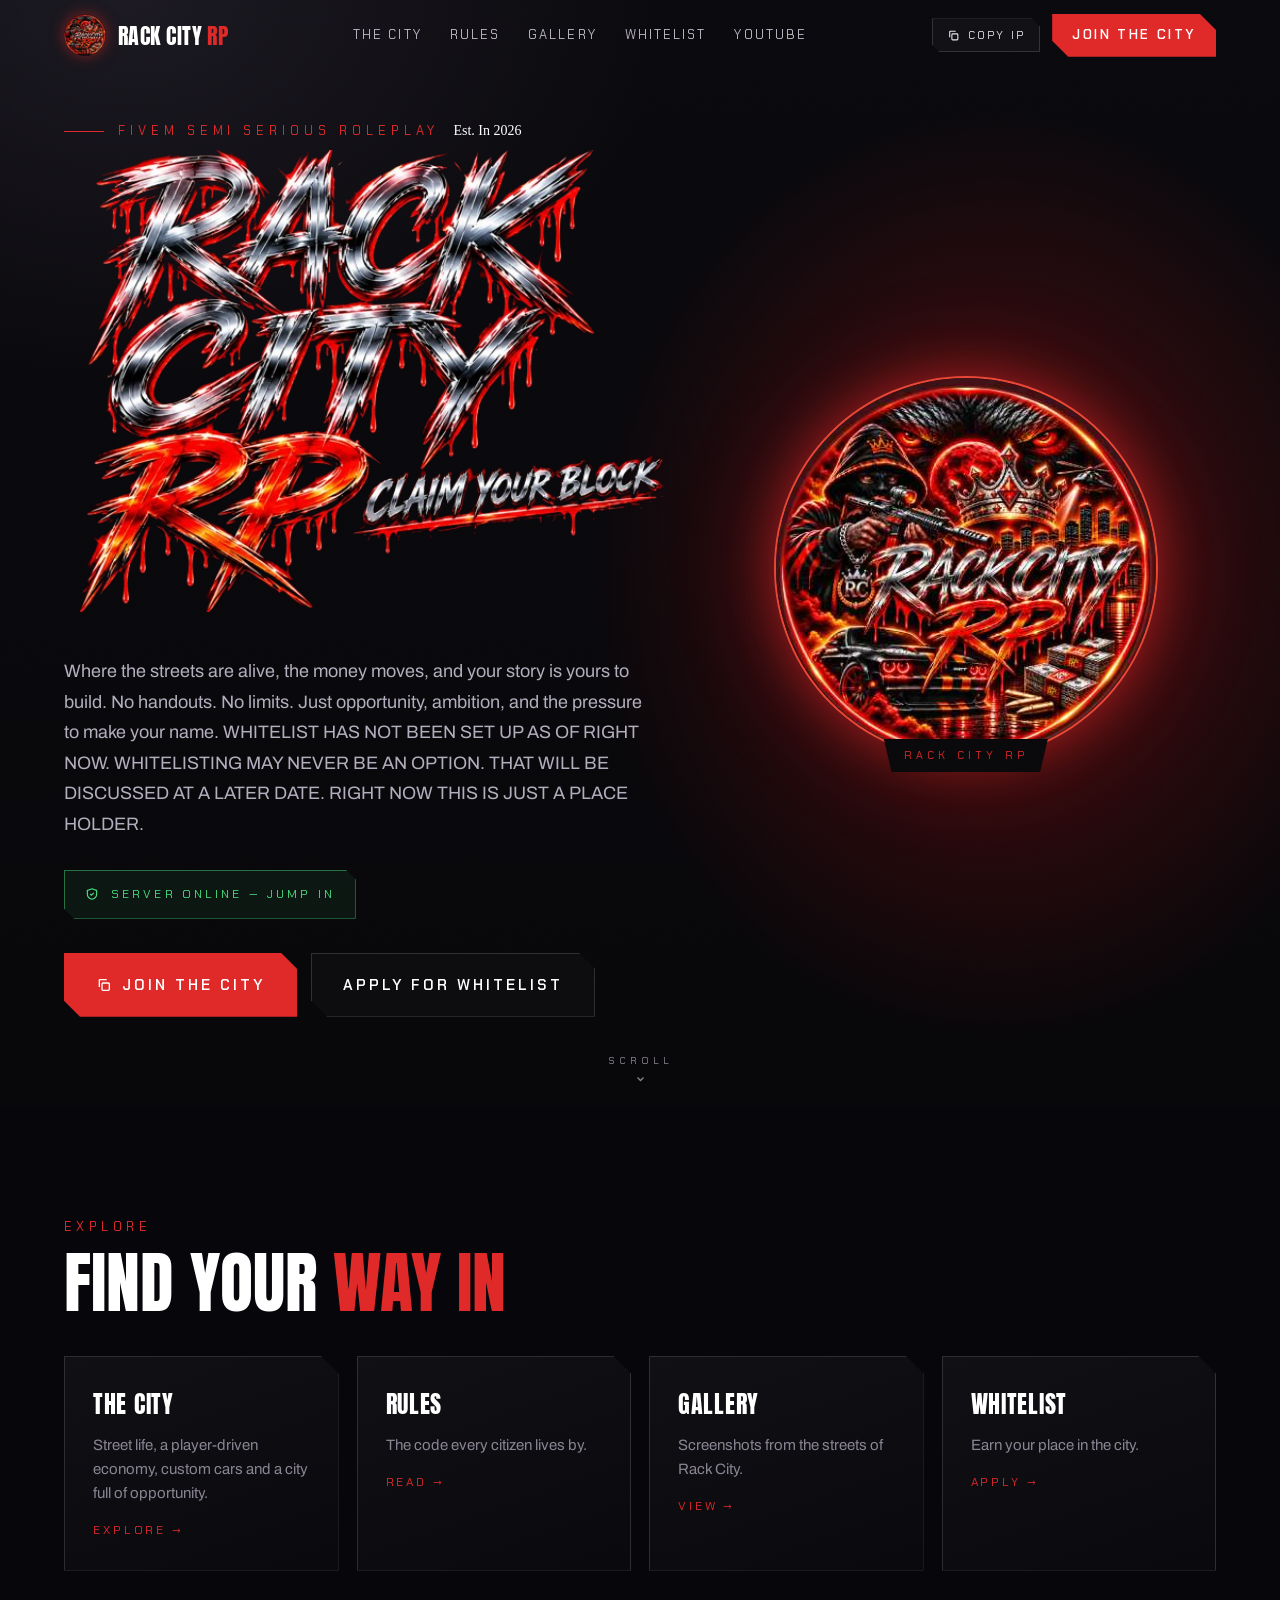
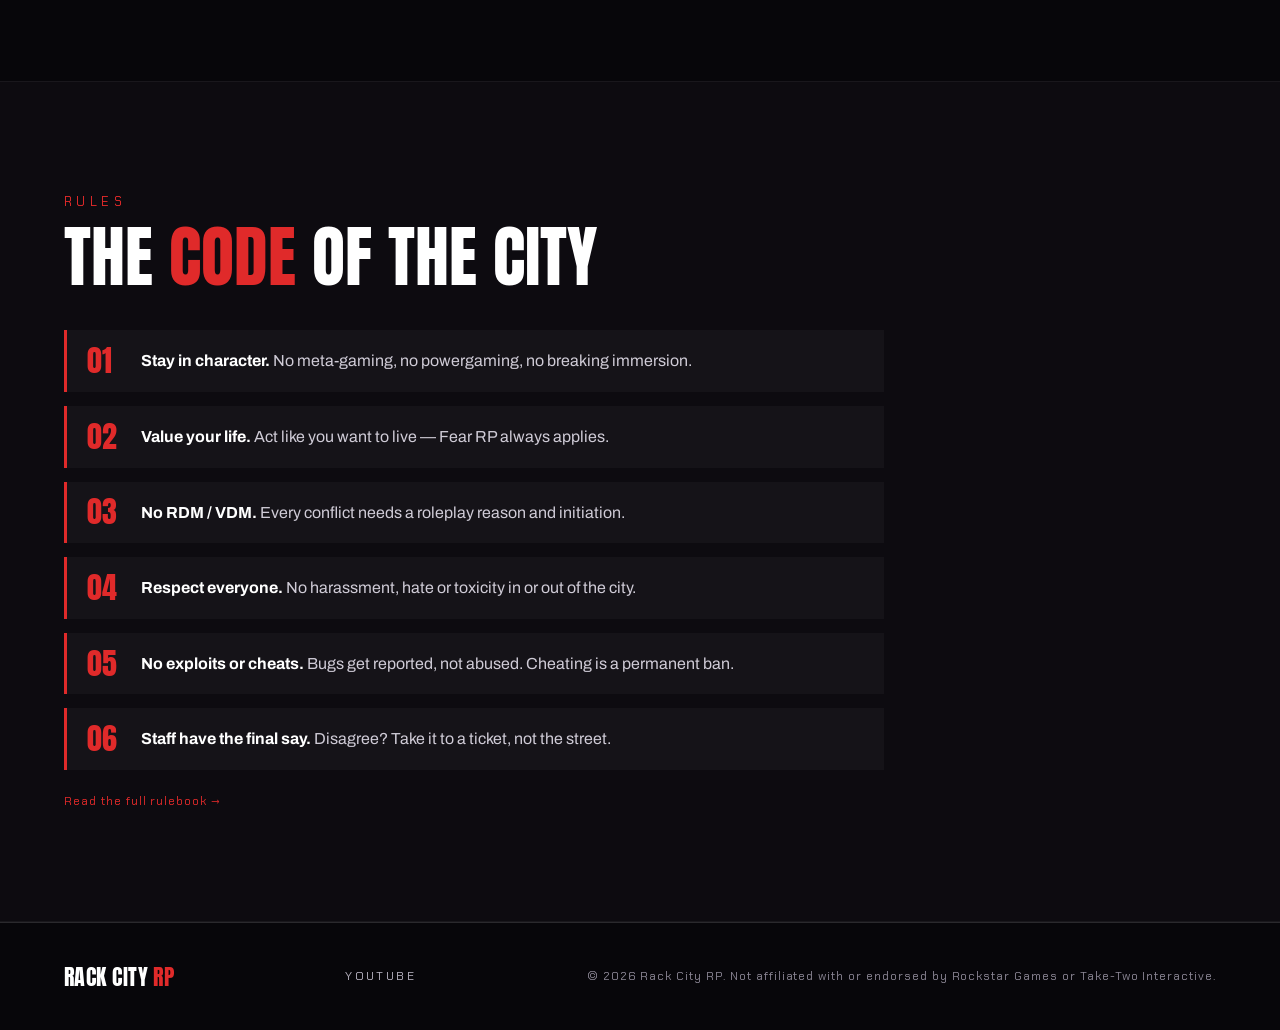
<file: fivem-website/index.html>
<!DOCTYPE html>
<html lang="en">
<head>
  <meta charset="UTF-8" />
  <meta name="viewport" content="width=device-width, initial-scale=1" />
  <title>Rack City RP — FiveM Semi Serious Roleplay</title>
  <meta name="description" content="Rack City RP is a FiveM Semi serious roleplay city. Custom imports, heists, a player-run economy and a justice system with real teeth." />
  <link rel="preconnect" href="https://fonts.googleapis.com" />
  <link rel="preconnect" href="https://fonts.gstatic.com" crossorigin />
  <link href="https://fonts.googleapis.com/css2?family=Anton&family=Archivo:wght@400;500;600&family=Chakra+Petch:wght@400;500;600;700&family=Permanent+Marker&display=swap" rel="stylesheet" />
  <link rel="stylesheet" href="style.css" />
</head>
<body>

  <!-- NAV -->
  <header class="nav" id="nav">
    <a class="brand" href="index.html" aria-label="Rack City RP home">
      <img src="images/logo.png" alt="" class="brand-logo" onerror="this.style.display='none'" />
      <span class="brand-text">RACK CITY <em>RP</em></span>
    </a>

    <nav class="nav-links" aria-label="Primary">
      <a href="city.html">The City</a>
      <a href="https://docs.google.com/document/d/1Xt9t8WKaUJHObPMgwJ6NdxMrBjE1FYw-JqKCKq15jJQ/edit?usp=sharing" target="_blank" rel="noopener">Rules</a>
      <a href="gallery.html">Gallery</a>
      <a href="whitelist.html">Whitelist</a>
      <a href="https://www.youtube.com/channel/UCC5IMgdkp3e77X9kkec1tPA" target="_blank" rel="noopener">YouTube</a>
    </nav>

    <div class="nav-actions">
      <span class="chip chip-pending" id="statusChip">
        <svg width="12" height="12" viewBox="0 0 24 24" fill="none" stroke="currentColor" stroke-width="2"><circle cx="9" cy="8" r="3.5"/><path d="M2.5 20c0-3.6 2.9-6 6.5-6s6.5 2.4 6.5 6"/><path d="M17 5.5a3 3 0 010 5.5M19 14.5c1.9.8 3 2.6 3 5.5"/></svg>
        <span id="statusText">Link Pending</span>
      </span>
      <button class="chip chip-copy" id="copyIpNav" type="button">
        <svg width="13" height="13" viewBox="0 0 24 24" fill="none" stroke="currentColor" stroke-width="2"><rect x="9" y="9" width="11" height="11" rx="1.5"/><path d="M5 15V5a1 1 0 011-1h10"/></svg>
        Copy IP
      </button>
      <a class="btn btn-solid btn-sm" href="#join" data-join>Join the City</a>
    </div>
  </header>

  <main id="top">

    <!-- HERO -->
    <section class="hero">
      <div class="hero-bg" aria-hidden="true"></div>
      <div class="hero-grain" aria-hidden="true"></div>

      <div class="wrap hero-grid">
        <div class="hero-copy">
          <p class="eyebrow">
            <span class="eyebrow-line"></span>
            <span class="eyebrow-text">FiveM Semi Serious Roleplay</span>
            <span class="eyebrow-est">Est. In 2026</span>
          </p>

          <h1 class="title">
            <img class="title-img" src="images/title.png" alt="Rack City RP — Claim your block" />
          </h1>

          <p class="lede">
            Where the streets are alive, the money moves, and your story is yours to build.
            No handouts. No limits. Just opportunity, ambition, and the pressure to make your name.

            WHITELIST HAS NOT BEEN SET UP AS OF RIGHT NOW. WHITELISTING MAY NEVER BE AN OPTION. 
            THAT WILL BE DISCUSSED AT A LATER DATE. RIGHT NOW THIS IS JUST A PLACE HOLDER.
          </p>

          <div class="notice" id="notice">
            <svg width="14" height="14" viewBox="0 0 24 24" fill="none" stroke="currentColor" stroke-width="2"><path d="M12 3l8 3v6c0 4.5-3.2 8-8 9-4.8-1-8-4.5-8-9V6l8-3z"/><path d="M9 12l2 2 4-4"/></svg>
            <span id="noticeText">Live server link pending — crew on it</span>
          </div>

          <div class="cta">
            <a class="btn btn-solid btn-lg" href="#join" data-join>
              <svg width="16" height="16" viewBox="0 0 24 24" fill="none" stroke="currentColor" stroke-width="2"><rect x="9" y="9" width="11" height="11" rx="1.5"/><path d="M5 15V5a1 1 0 011-1h10"/></svg>
              Join the City
            </a>
            <a class="btn btn-ghost btn-lg" href="whitelist.html">Apply for Whitelist</a>
          </div>
        </div>

        <div class="hero-art">
          <div class="logo-glow" aria-hidden="true"></div>
          <img src="images/logo.png" alt="Rack City RP emblem" class="logo-main" />
          <span class="logo-tag">Rack City RP</span>
        </div>
      </div>

      <a class="scroll" href="#explore" aria-label="Scroll down">
        <span>Scroll</span>
        <svg width="12" height="12" viewBox="0 0 24 24" fill="none" stroke="currentColor" stroke-width="2.5"><path d="M6 9l6 6 6-6"/></svg>
      </a>
    </section>

    <!-- EXPLORE -->
    <section class="section" id="explore">
      <div class="wrap">
        <p class="kicker">Explore</p>
        <h2 class="h2">Find your <span class="red">way in</span></h2>
        <div class="cards">
          <a class="card card-link" href="city.html"><h3>The City</h3><p>Street life, a player-driven economy, custom cars and a city full of opportunity.</p><span class="more">Explore →</span></a>
          <a class="card card-link" href="#rules"><h3>Rules</h3><p>The code every citizen lives by.</p><span class="more">Read →</span></a>
          <a class="card card-link" href="gallery.html"><h3>Gallery</h3><p>Screenshots from the streets of Rack City.</p><span class="more">View →</span></a>
          <a class="card card-link" href="whitelist.html"><h3>Whitelist</h3><p>Earn your place in the city.</p><span class="more">Apply →</span></a>
        </div>
      </div>
    </section>

    <!-- RULES -->
    <section class="section section-alt" id="rules">
      <div class="wrap">
        <p class="kicker">Rules</p>
        <h2 class="h2">The <span class="red">code</span> of the city</h2>
        <ol class="rules">
          <li><strong>Stay in character.</strong> No meta-gaming, no powergaming, no breaking immersion.</li>
          <li><strong>Value your life.</strong> Act like you want to live — Fear RP always applies.</li>
          <li><strong>No RDM / VDM.</strong> Every conflict needs a roleplay reason and initiation.</li>
          <li><strong>Respect everyone.</strong> No harassment, hate or toxicity in or out of the city.</li>
          <li><strong>No exploits or cheats.</strong> Bugs get reported, not abused. Cheating is a permanent ban.</li>
          <li><strong>Staff have the final say.</strong> Disagree? Take it to a ticket, not the street.</li>
        </ol>
        <p class="fineprint"><a class="red" href="https://docs.google.com/document/d/1Xt9t8WKaUJHObPMgwJ6NdxMrBjE1FYw-JqKCKq15jJQ/edit?usp=sharing" target="_blank" rel="noopener">Read the full rulebook →</a></p>
      </div>
    </section>

  </main>

  <footer class="footer" id="join">
    <div class="wrap footer-in">
      <span class="brand-text">RACK CITY <em>RP</em></span>
      <a class="footer-link" href="https://www.youtube.com/channel/UCC5IMgdkp3e77X9kkec1tPA" target="_blank" rel="noopener">YouTube</a>
      <span class="fineprint">© <span id="year"></span> Rack City RP. Not affiliated with or endorsed by Rockstar Games or Take-Two Interactive.</span>
    </div>
  </footer>

  <div class="toast" id="toast" role="status" aria-live="polite"></div>

  <script src="config.js"></script>
  <script src="script.js"></script>
</body>
</html>
</file>
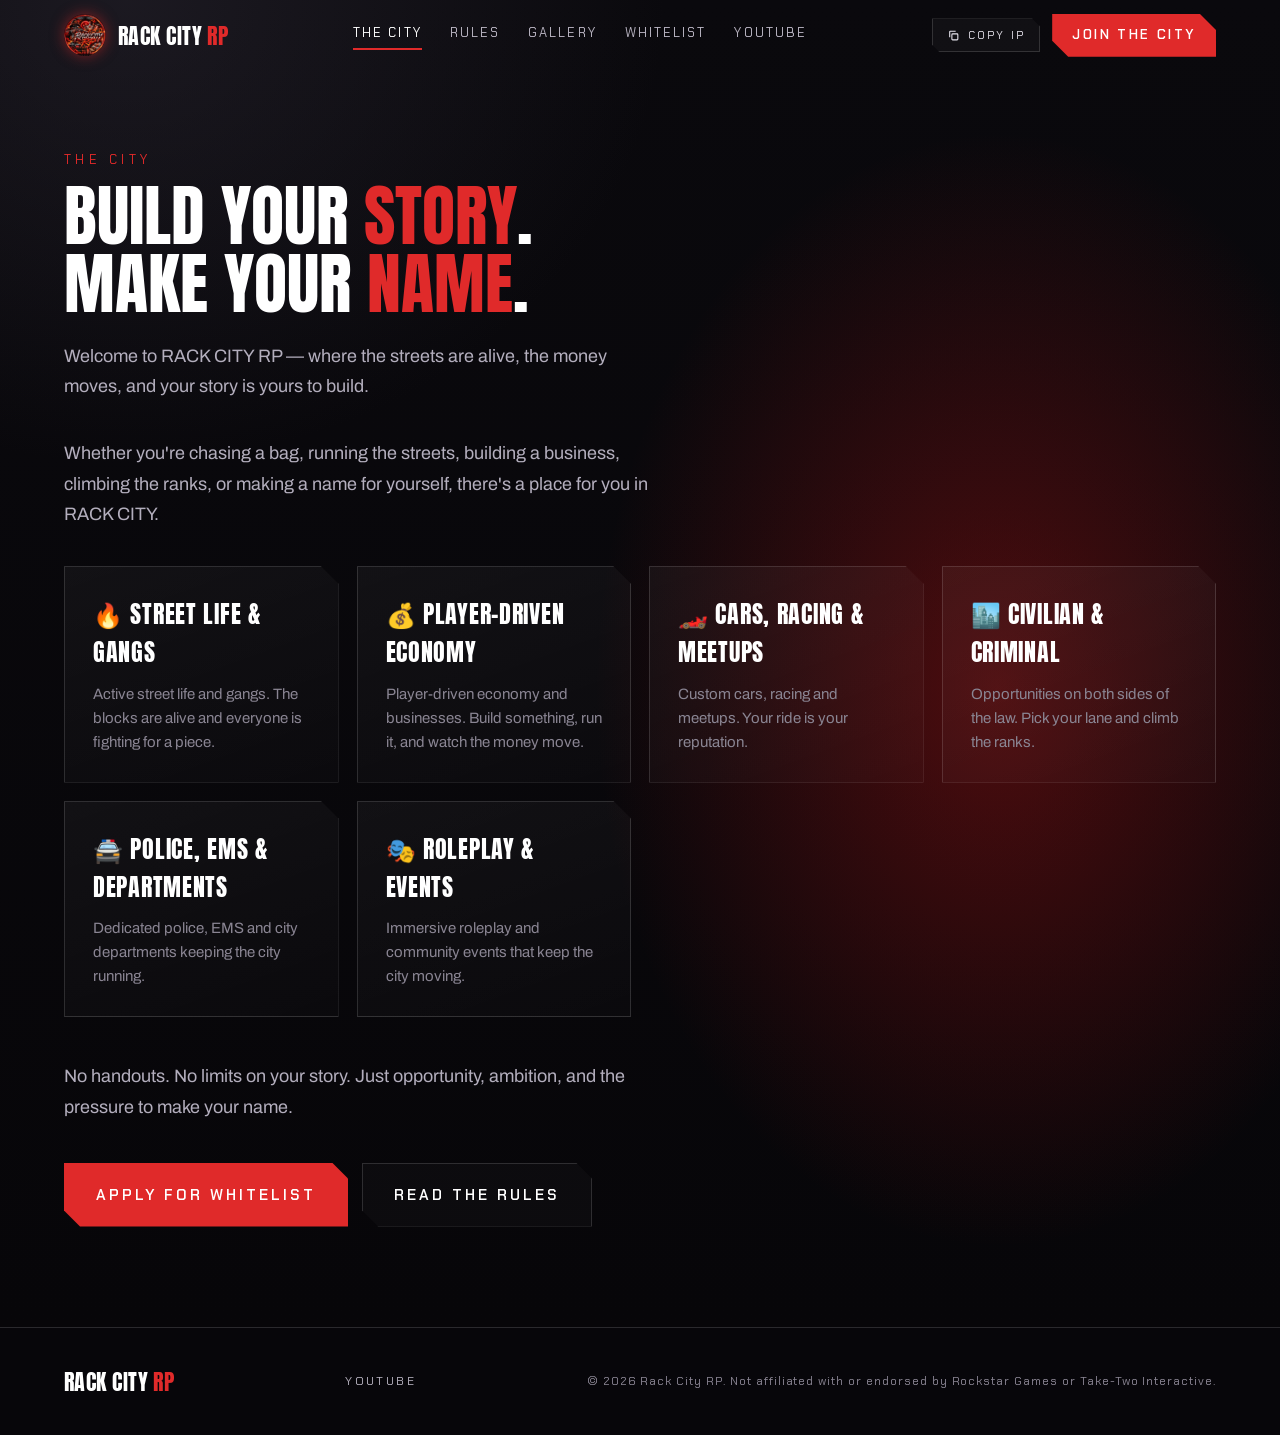
<file: fivem-website/city.html>
<!DOCTYPE html>
<html lang="en">
<head>
  <meta charset="UTF-8" />
  <meta name="viewport" content="width=device-width, initial-scale=1" />
  <title>The City — Rack City RP</title>
  <meta name="description" content="Rack City RP is a whitelisted FiveM city built around serious street roleplay." />
  <link rel="preconnect" href="https://fonts.googleapis.com" />
  <link rel="preconnect" href="https://fonts.gstatic.com" crossorigin />
  <link href="https://fonts.googleapis.com/css2?family=Anton&family=Archivo:wght@400;500;600&family=Chakra+Petch:wght@400;500;600;700&family=Permanent+Marker&display=swap" rel="stylesheet" />
  <link rel="stylesheet" href="style.css" />
</head>
<body>

  <!-- NAV -->
  <header class="nav" id="nav">
    <a class="brand" href="index.html" aria-label="Rack City RP home">
      <img src="images/logo.png" alt="" class="brand-logo" onerror="this.style.display='none'" />
      <span class="brand-text">RACK CITY <em>RP</em></span>
    </a>

    <nav class="nav-links" aria-label="Primary">
      <a href="city.html" class="active">The City</a>
      <a href="https://docs.google.com/document/d/1Xt9t8WKaUJHObPMgwJ6NdxMrBjE1FYw-JqKCKq15jJQ/edit?usp=sharing" target="_blank" rel="noopener">Rules</a>
      <a href="gallery.html">Gallery</a>
      <a href="whitelist.html">Whitelist</a>
      <a href="https://www.youtube.com/channel/UCC5IMgdkp3e77X9kkec1tPA" target="_blank" rel="noopener">YouTube</a>
    </nav>

    <div class="nav-actions">
      <span class="chip chip-pending" id="statusChip">
        <svg width="12" height="12" viewBox="0 0 24 24" fill="none" stroke="currentColor" stroke-width="2"><circle cx="9" cy="8" r="3.5"/><path d="M2.5 20c0-3.6 2.9-6 6.5-6s6.5 2.4 6.5 6"/><path d="M17 5.5a3 3 0 010 5.5M19 14.5c1.9.8 3 2.6 3 5.5"/></svg>
        <span id="statusText">Link Pending</span>
      </span>
      <button class="chip chip-copy" id="copyIpNav" type="button">
        <svg width="13" height="13" viewBox="0 0 24 24" fill="none" stroke="currentColor" stroke-width="2"><rect x="9" y="9" width="11" height="11" rx="1.5"/><path d="M5 15V5a1 1 0 011-1h10"/></svg>
        Copy IP
      </button>
      <a class="btn btn-solid btn-sm" href="#" data-join>Join the City</a>
    </div>
  </header>

  <main>
    <section class="page-head">
      <div class="hero-bg" aria-hidden="true"></div>
      <div class="wrap">
        <p class="kicker">The City</p>
        <h1 class="h2">Build your <span class="red">story</span>.<br />Make your <span class="red">name</span>.</h1>
        <p class="lede">Welcome to RACK CITY RP — where the streets are alive, the money moves, and your story is yours to build.</p>
        <p class="lede">Whether you're chasing a bag, running the streets, building a business, climbing the ranks, or making a name for yourself, there's a place for you in RACK CITY.</p>
        <div class="cards">
          <article class="card"><h3>🔥 Street Life &amp; Gangs</h3><p>Active street life and gangs. The blocks are alive and everyone is fighting for a piece.</p></article>
          <article class="card"><h3>💰 Player-Driven Economy</h3><p>Player-driven economy and businesses. Build something, run it, and watch the money move.</p></article>
          <article class="card"><h3>🏎️ Cars, Racing &amp; Meetups</h3><p>Custom cars, racing and meetups. Your ride is your reputation.</p></article>
          <article class="card"><h3>🏙️ Civilian &amp; Criminal</h3><p>Opportunities on both sides of the law. Pick your lane and climb the ranks.</p></article>
          <article class="card"><h3>🚔 Police, EMS &amp; Departments</h3><p>Dedicated police, EMS and city departments keeping the city running.</p></article>
          <article class="card"><h3>🎭 Roleplay &amp; Events</h3><p>Immersive roleplay and community events that keep the city moving.</p></article>
        </div>
        <p class="lede" style="margin-top:44px">No handouts. No limits on your story. Just opportunity, ambition, and the pressure to make your name.</p>
        <div class="cta"><a class="btn btn-solid btn-lg" href="whitelist.html">Apply for Whitelist</a><a class="btn btn-ghost btn-lg" href="https://docs.google.com/document/d/1Xt9t8WKaUJHObPMgwJ6NdxMrBjE1FYw-JqKCKq15jJQ/edit?usp=sharing" target="_blank" rel="noopener">Read the Rules</a></div>
      </div>
    </section>
  </main>

  <footer class="footer" id="join">
    <div class="wrap footer-in">
      <span class="brand-text">RACK CITY <em>RP</em></span>
      <a class="footer-link" href="https://www.youtube.com/channel/UCC5IMgdkp3e77X9kkec1tPA" target="_blank" rel="noopener">YouTube</a>
      <span class="fineprint">© <span id="year"></span> Rack City RP. Not affiliated with or endorsed by Rockstar Games or Take-Two Interactive.</span>
    </div>
  </footer>

  <div class="toast" id="toast" role="status" aria-live="polite"></div>

  <script src="config.js"></script>
  <script src="script.js"></script>
</body>
</html>
</file>
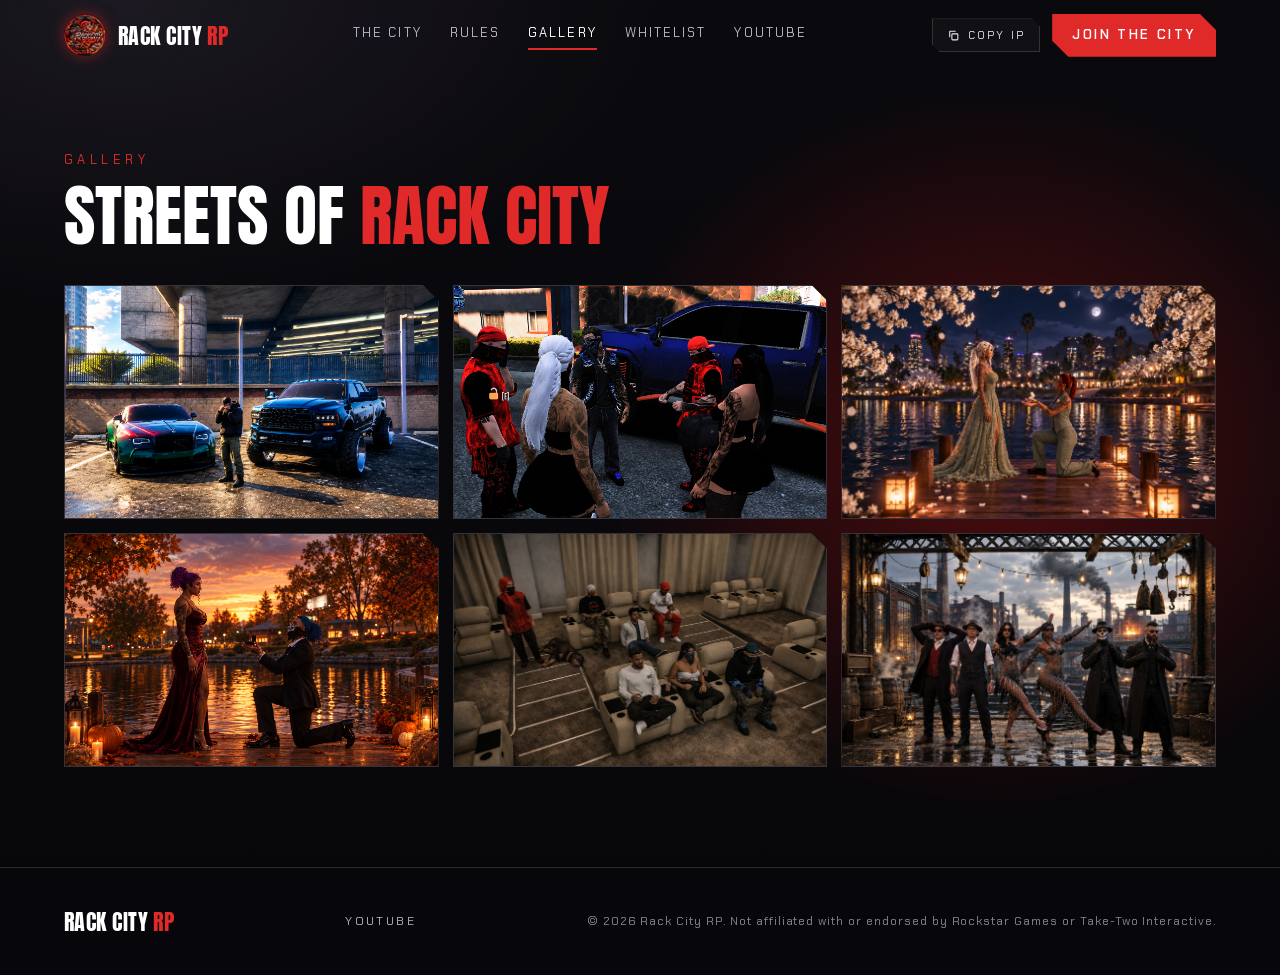
<file: fivem-website/gallery.html>
<!DOCTYPE html>
<html lang="en">
<head>
  <meta charset="UTF-8" />
  <meta name="viewport" content="width=device-width, initial-scale=1" />
  <title>Gallery — Rack City RP</title>
  <meta name="description" content="Screenshots from the streets of Rack City RP." />
  <link rel="preconnect" href="https://fonts.googleapis.com" />
  <link rel="preconnect" href="https://fonts.gstatic.com" crossorigin />
  <link href="https://fonts.googleapis.com/css2?family=Anton&family=Archivo:wght@400;500;600&family=Chakra+Petch:wght@400;500;600;700&family=Permanent+Marker&display=swap" rel="stylesheet" />
  <link rel="stylesheet" href="style.css" />
</head>
<body>

  <!-- NAV -->
  <header class="nav" id="nav">
    <a class="brand" href="index.html" aria-label="Rack City RP home">
      <img src="images/logo.png" alt="" class="brand-logo" onerror="this.style.display='none'" />
      <span class="brand-text">RACK CITY <em>RP</em></span>
    </a>

    <nav class="nav-links" aria-label="Primary">
      <a href="city.html">The City</a>
      <a href="https://docs.google.com/document/d/1Xt9t8WKaUJHObPMgwJ6NdxMrBjE1FYw-JqKCKq15jJQ/edit?usp=sharing" target="_blank" rel="noopener">Rules</a>
      <a href="gallery.html" class="active">Gallery</a>
      <a href="whitelist.html">Whitelist</a>
      <a href="https://www.youtube.com/channel/UCC5IMgdkp3e77X9kkec1tPA" target="_blank" rel="noopener">YouTube</a>
    </nav>

    <div class="nav-actions">
      <span class="chip chip-pending" id="statusChip">
        <svg width="12" height="12" viewBox="0 0 24 24" fill="none" stroke="currentColor" stroke-width="2"><circle cx="9" cy="8" r="3.5"/><path d="M2.5 20c0-3.6 2.9-6 6.5-6s6.5 2.4 6.5 6"/><path d="M17 5.5a3 3 0 010 5.5M19 14.5c1.9.8 3 2.6 3 5.5"/></svg>
        <span id="statusText">Link Pending</span>
      </span>
      <button class="chip chip-copy" id="copyIpNav" type="button">
        <svg width="13" height="13" viewBox="0 0 24 24" fill="none" stroke="currentColor" stroke-width="2"><rect x="9" y="9" width="11" height="11" rx="1.5"/><path d="M5 15V5a1 1 0 011-1h10"/></svg>
        Copy IP
      </button>
      <a class="btn btn-solid btn-sm" href="#" data-join>Join the City</a>
    </div>
  </header>

  <main>
    <section class="page-head">
      <div class="hero-bg" aria-hidden="true"></div>
      <div class="wrap">
        <p class="kicker">Gallery</p>
        <h1 class="h2">Streets of <span class="red">Rack City</span></h1>
        <div class="gallery" id="galleryGrid">
          <!-- Add more: copy a <figure> line and bump the number -->
          <figure><img src="images/shot1.png" alt="Rack City screenshot 1" loading="lazy" /></figure>
          <figure><img src="images/shot2.png" alt="Rack City screenshot 2" loading="lazy" /></figure>
          <figure><img src="images/shot3.png" alt="Rack City screenshot 3" loading="lazy" /></figure>
          <figure><img src="images/shot4.png" alt="Rack City screenshot 4" loading="lazy" /></figure>
          <figure><img src="images/shot5.png" alt="Rack City screenshot 5" loading="lazy" /></figure>
          <figure><img src="images/shot6.png" alt="Rack City screenshot 6" loading="lazy" /></figure>
        </div>
      </div>
    </section>
  </main>

  <footer class="footer" id="join">
    <div class="wrap footer-in">
      <span class="brand-text">RACK CITY <em>RP</em></span>
      <a class="footer-link" href="https://www.youtube.com/channel/UCC5IMgdkp3e77X9kkec1tPA" target="_blank" rel="noopener">YouTube</a>
      <span class="fineprint">© <span id="year"></span> Rack City RP. Not affiliated with or endorsed by Rockstar Games or Take-Two Interactive.</span>
    </div>
  </footer>

  <div class="toast" id="toast" role="status" aria-live="polite"></div>

  <script src="config.js"></script>
  <script src="script.js"></script>
</body>
</html>
</file>
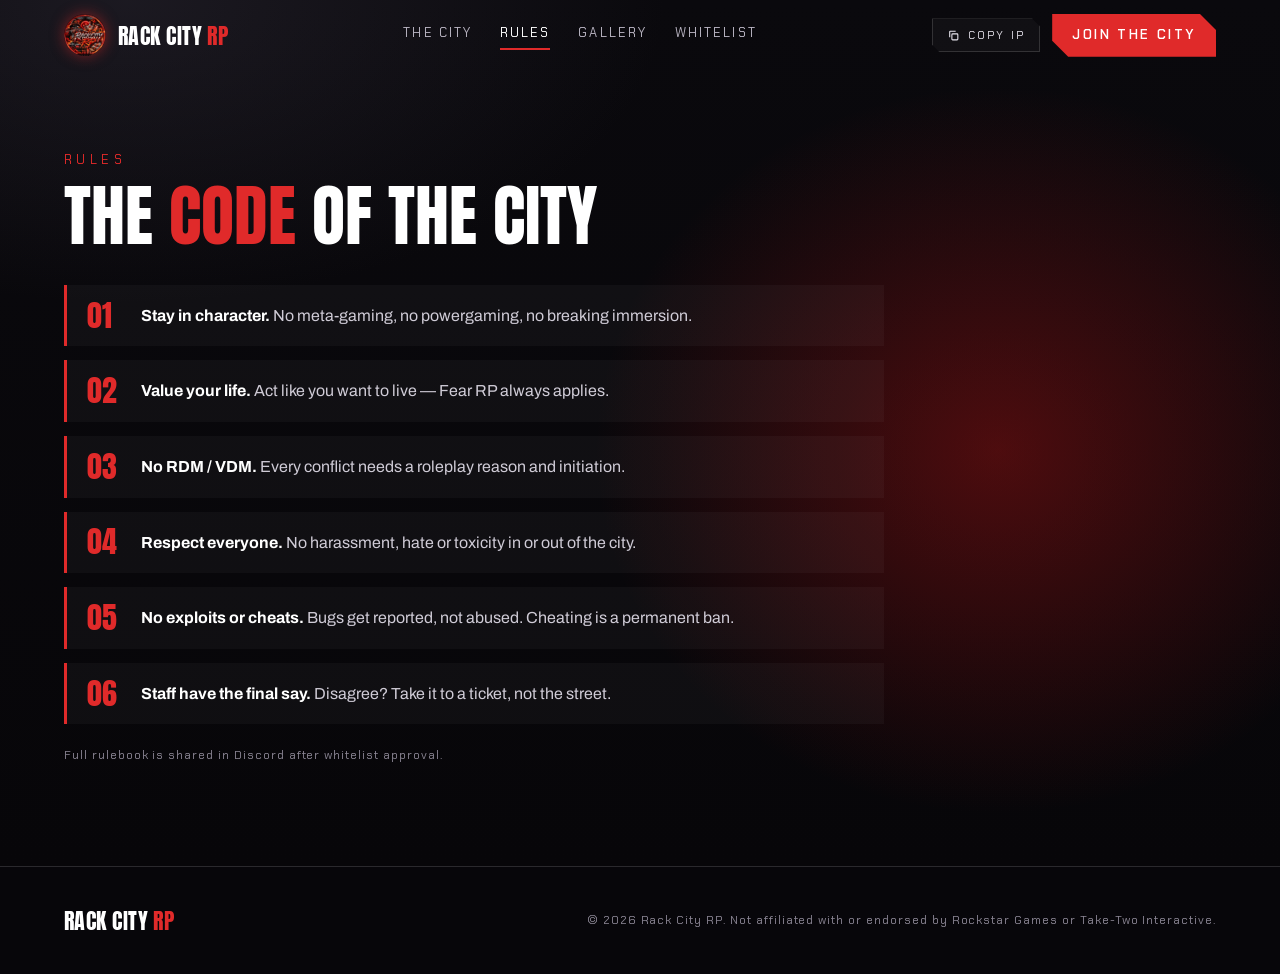
<file: fivem-website/rules.html>
<!DOCTYPE html>
<html lang="en">
<head>
  <meta charset="UTF-8" />
  <meta name="viewport" content="width=device-width, initial-scale=1" />
  <title>Rules — Rack City RP</title>
  <meta name="description" content="The rules of Rack City RP." />
  <link rel="preconnect" href="https://fonts.googleapis.com" />
  <link rel="preconnect" href="https://fonts.gstatic.com" crossorigin />
  <link href="https://fonts.googleapis.com/css2?family=Anton&family=Archivo:wght@400;500;600&family=Chakra+Petch:wght@400;500;600;700&family=Permanent+Marker&display=swap" rel="stylesheet" />
  <link rel="stylesheet" href="style.css" />
</head>
<body>

  <!-- NAV -->
  <header class="nav" id="nav">
    <a class="brand" href="index.html" aria-label="Rack City RP home">
      <img src="images/logo.png" alt="" class="brand-logo" onerror="this.style.display='none'" />
      <span class="brand-text">RACK CITY <em>RP</em></span>
    </a>

    <nav class="nav-links" aria-label="Primary">
      <a href="city.html">The City</a>
      <a href="rules.html" class="active">Rules</a>
      <a href="gallery.html">Gallery</a>
      <a href="whitelist.html">Whitelist</a>
    </nav>

    <div class="nav-actions">
      <span class="chip chip-pending" id="statusChip">
        <svg width="12" height="12" viewBox="0 0 24 24" fill="none" stroke="currentColor" stroke-width="2"><circle cx="9" cy="8" r="3.5"/><path d="M2.5 20c0-3.6 2.9-6 6.5-6s6.5 2.4 6.5 6"/><path d="M17 5.5a3 3 0 010 5.5M19 14.5c1.9.8 3 2.6 3 5.5"/></svg>
        <span id="statusText">Link Pending</span>
      </span>
      <button class="chip chip-copy" id="copyIpNav" type="button">
        <svg width="13" height="13" viewBox="0 0 24 24" fill="none" stroke="currentColor" stroke-width="2"><rect x="9" y="9" width="11" height="11" rx="1.5"/><path d="M5 15V5a1 1 0 011-1h10"/></svg>
        Copy IP
      </button>
      <a class="btn btn-solid btn-sm" href="#" data-join>Join the City</a>
    </div>
  </header>

  <main>
    <section class="page-head">
      <div class="hero-bg" aria-hidden="true"></div>
      <div class="wrap">
        <p class="kicker">Rules</p>
        <h1 class="h2">The <span class="red">code</span> of the city</h1>
        <ol class="rules">
          <li><strong>Stay in character.</strong> No meta-gaming, no powergaming, no breaking immersion.</li>
          <li><strong>Value your life.</strong> Act like you want to live — Fear RP always applies.</li>
          <li><strong>No RDM / VDM.</strong> Every conflict needs a roleplay reason and initiation.</li>
          <li><strong>Respect everyone.</strong> No harassment, hate or toxicity in or out of the city.</li>
          <li><strong>No exploits or cheats.</strong> Bugs get reported, not abused. Cheating is a permanent ban.</li>
          <li><strong>Staff have the final say.</strong> Disagree? Take it to a ticket, not the street.</li>
        </ol>
        <p class="fineprint">Full rulebook is shared in Discord after whitelist approval.</p>
      </div>
    </section>
  </main>

  <footer class="footer" id="join">
    <div class="wrap footer-in">
      <span class="brand-text">RACK CITY <em>RP</em></span>
      <span class="fineprint">© <span id="year"></span> Rack City RP. Not affiliated with or endorsed by Rockstar Games or Take-Two Interactive.</span>
    </div>
  </footer>

  <div class="toast" id="toast" role="status" aria-live="polite"></div>

  <script src="config.js"></script>
  <script src="script.js"></script>
</body>
</html>
</file>
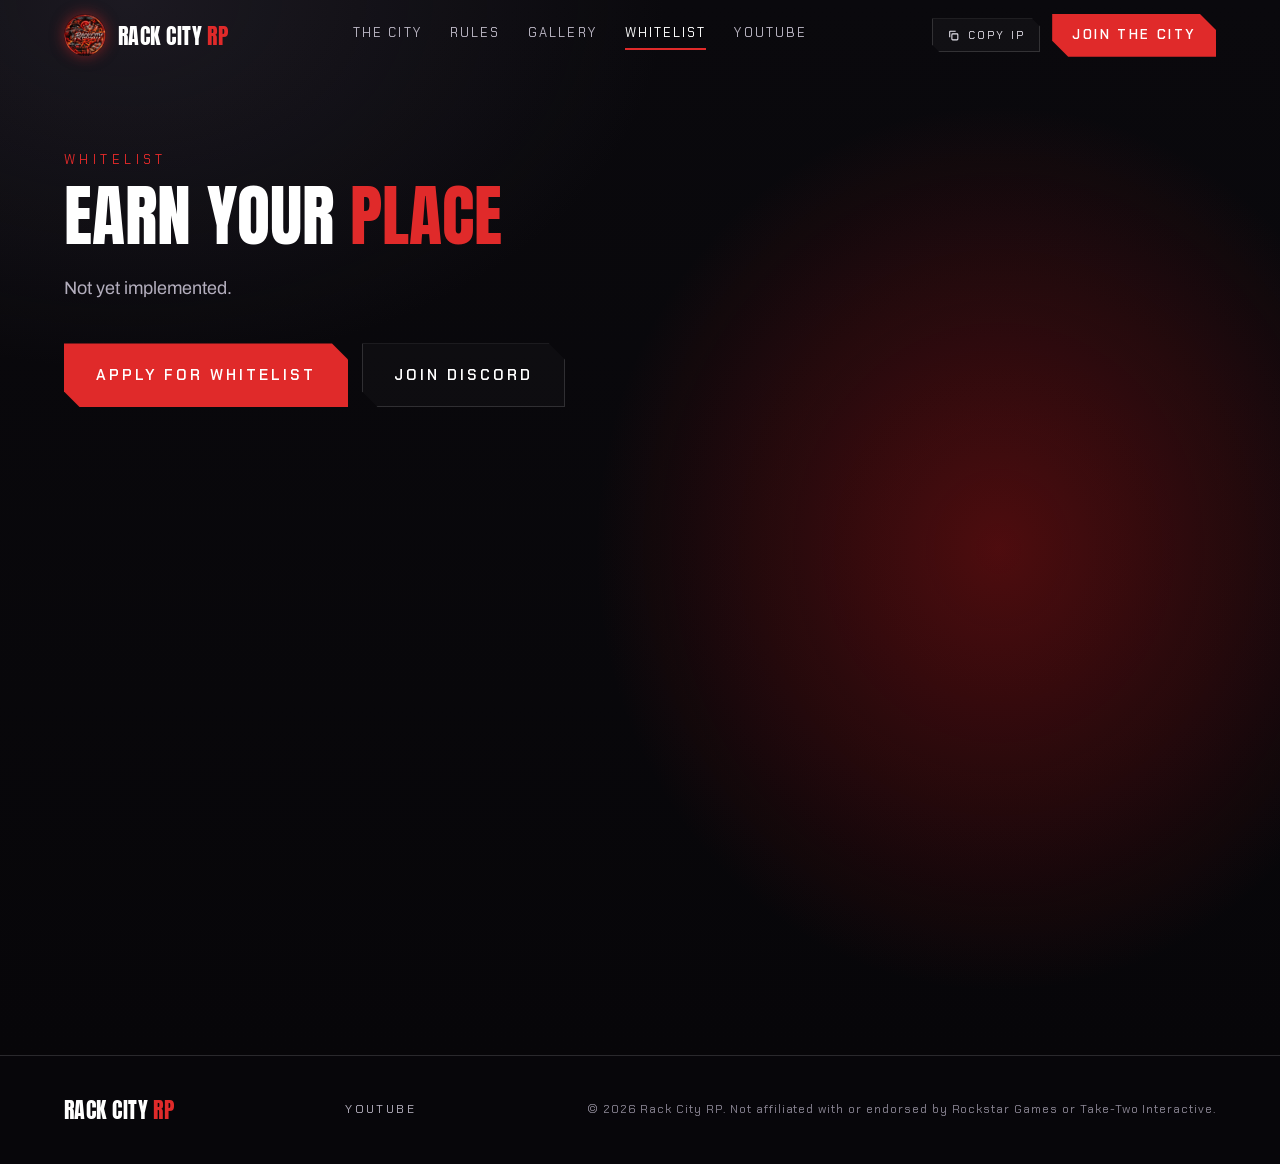
<file: fivem-website/whitelist.html>
<!DOCTYPE html>
<html lang="en">
<head>
  <meta charset="UTF-8" />
  <meta name="viewport" content="width=device-width, initial-scale=1" />
  <title>Whitelist — Rack City RP</title>
  <meta name="description" content="Apply for the Rack City RP whitelist." />
  <link rel="preconnect" href="https://fonts.googleapis.com" />
  <link rel="preconnect" href="https://fonts.gstatic.com" crossorigin />
  <link href="https://fonts.googleapis.com/css2?family=Anton&family=Archivo:wght@400;500;600&family=Chakra+Petch:wght@400;500;600;700&family=Permanent+Marker&display=swap" rel="stylesheet" />
  <link rel="stylesheet" href="style.css" />
</head>
<body>

  <!-- NAV -->
  <header class="nav" id="nav">
    <a class="brand" href="index.html" aria-label="Rack City RP home">
      <img src="images/logo.png" alt="" class="brand-logo" onerror="this.style.display='none'" />
      <span class="brand-text">RACK CITY <em>RP</em></span>
    </a>

    <nav class="nav-links" aria-label="Primary">
      <a href="city.html">The City</a>
      <a href="https://docs.google.com/document/d/1Xt9t8WKaUJHObPMgwJ6NdxMrBjE1FYw-JqKCKq15jJQ/edit?usp=sharing" target="_blank" rel="noopener">Rules</a>
      <a href="gallery.html">Gallery</a>
      <a href="whitelist.html" class="active">Whitelist</a>
      <a href="https://www.youtube.com/channel/UCC5IMgdkp3e77X9kkec1tPA" target="_blank" rel="noopener">YouTube</a>
    </nav>

    <div class="nav-actions">
      <span class="chip chip-pending" id="statusChip">
        <svg width="12" height="12" viewBox="0 0 24 24" fill="none" stroke="currentColor" stroke-width="2"><circle cx="9" cy="8" r="3.5"/><path d="M2.5 20c0-3.6 2.9-6 6.5-6s6.5 2.4 6.5 6"/><path d="M17 5.5a3 3 0 010 5.5M19 14.5c1.9.8 3 2.6 3 5.5"/></svg>
        <span id="statusText">Link Pending</span>
      </span>
      <button class="chip chip-copy" id="copyIpNav" type="button">
        <svg width="13" height="13" viewBox="0 0 24 24" fill="none" stroke="currentColor" stroke-width="2"><rect x="9" y="9" width="11" height="11" rx="1.5"/><path d="M5 15V5a1 1 0 011-1h10"/></svg>
        Copy IP
      </button>
      <a class="btn btn-solid btn-sm" href="#" data-join>Join the City</a>
    </div>
  </header>

  <main>
    <section class="page-head">
      <div class="hero-bg" aria-hidden="true"></div>
      <div class="wrap">
        <p class="kicker">Whitelist</p>
        <h1 class="h2">Earn your <span class="red">place</span></h1>
        <p class="lede">Not yet implemented.</p>
        <div class="cta">
          <a class="btn btn-solid btn-lg" href="#" id="applyLink" target="_blank" rel="noopener">Apply for Whitelist</a>
          <a class="btn btn-ghost btn-lg" href="#" id="discordLink" target="_blank" rel="noopener">Join Discord</a>
        </div>
        <div class="discord-embed">
          <iframe src="https://discord.com/widget?id=1405967304247869581&theme=dark" width="350" height="500" allowtransparency="true" frameborder="0" sandbox="allow-popups allow-popups-to-escape-sandbox allow-same-origin allow-scripts"></iframe>
        </div>
      </div>
    </section>
  </main>

  <footer class="footer" id="join">
    <div class="wrap footer-in">
      <span class="brand-text">RACK CITY <em>RP</em></span>
      <a class="footer-link" href="https://www.youtube.com/channel/UCC5IMgdkp3e77X9kkec1tPA" target="_blank" rel="noopener">YouTube</a>
      <span class="fineprint">© <span id="year"></span> Rack City RP. Not affiliated with or endorsed by Rockstar Games or Take-Two Interactive.</span>
    </div>
  </footer>

  <div class="toast" id="toast" role="status" aria-live="polite"></div>

  <script src="config.js"></script>
  <script src="script.js"></script>
</body>
</html>
</file>
<file: fivem-website/style.css>
:root {
  --bg: #07060a;
  --bg-2: #0d0b10;
  --red: #e02a2a;
  --red-deep: #8f1414;
  --amber: #e0a526;
  --text: #cfcbd6;
  --muted: #8a8593;
  --line: rgba(255, 255, 255, 0.14);
  --display: "Anton", "Impact", sans-serif;
  --mono: "Chakra Petch", "Consolas", monospace;
  --body: "Archivo", system-ui, sans-serif;
  --script: "Permanent Marker", cursive;
  --cut: 14px;
}

* { box-sizing: border-box; margin: 0; padding: 0; }
html { scroll-behavior: smooth; }
body {
  background: var(--bg);
  color: var(--text);
  font-family: var(--body);
  line-height: 1.6;
  -webkit-font-smoothing: antialiased;
  overflow-x: hidden;
}
img { max-width: 100%; display: block; }
a { color: inherit; text-decoration: none; }
.red { color: var(--red); }
.wrap { width: min(1152px, 100% - 48px); margin-inline: auto; }
.wrap.narrow { width: min(760px, 100% - 48px); }
.center { text-align: center; justify-content: center; margin-inline: auto; }

/* ---------- NAV ---------- */
.nav {
  position: fixed; inset: 0 0 auto 0; z-index: 50;
  display: flex; align-items: center; justify-content: space-between; gap: 24px;
  padding: 14px max(24px, calc((100vw - 1152px) / 2));
  transition: background .3s, backdrop-filter .3s, border-color .3s;
  border-bottom: 1px solid transparent;
}
.nav.scrolled {
  background: rgba(7, 6, 10, .82);
  backdrop-filter: blur(10px);
  border-color: var(--line);
}
.brand { display: flex; align-items: center; gap: 12px; }
.brand-logo { width: 42px; height: 42px; border-radius: 50%; object-fit: cover; box-shadow: 0 0 14px rgba(224, 42, 42, .5); }
.brand-text { font-family: var(--display); font-size: 22px; letter-spacing: .02em; color: #fff; text-transform: uppercase; }
.brand-text em { font-style: normal; color: var(--red); }

.nav-links { display: flex; gap: 34px; }
.nav-links a {
  font-family: var(--mono); font-size: 13px; letter-spacing: .22em; text-transform: uppercase;
  color: #b9b4c2; transition: color .2s;
}
.nav-links a:hover { color: #fff; }

.nav-actions { display: flex; align-items: center; gap: 12px; }

.chip {
  display: inline-flex; align-items: center; gap: 8px;
  font-family: var(--mono); font-size: 11px; letter-spacing: .2em; text-transform: uppercase;
  padding: 9px 14px; background: transparent; cursor: pointer;
  clip-path: polygon(0 0, calc(100% - 8px) 0, 100% 8px, 100% 100%, 8px 100%, 0 calc(100% - 8px));
}
.chip-pending { color: var(--amber); background: rgba(224, 165, 38, .08); border: 1px solid rgba(224, 165, 38, .5); cursor: default; }
.chip-pending.live { color: #4ade80; background: rgba(74, 222, 128, .08); border-color: rgba(74, 222, 128, .5); }
.chip-copy { color: #e8e5ee; border: 1px solid var(--line); background: rgba(255, 255, 255, .03); }
.chip-copy:hover { border-color: var(--red); color: #fff; }

/* ---------- BUTTONS ---------- */
.btn {
  display: inline-flex; align-items: center; justify-content: center; gap: 10px;
  font-family: var(--mono); font-weight: 600; letter-spacing: .2em; text-transform: uppercase;
  cursor: pointer; transition: transform .2s, filter .2s, background .2s, border-color .2s;
  border: 0;
}
.btn-sm { font-size: 13px; padding: 11px 20px; }
.btn-lg { font-size: 15px; padding: 20px 32px; }
.btn-solid {
  background: var(--red); color: #fff;
  clip-path: polygon(0 0, calc(100% - 16px) 0, 100% 16px, 100% 100%, 16px 100%, 0 calc(100% - 16px));
}
.btn-solid:hover { filter: brightness(1.15); transform: translateY(-2px); }
.btn-ghost {
  color: #fff; background: rgba(255, 255, 255, .02);
  box-shadow: inset 0 0 0 1px var(--line);
  clip-path: polygon(0 0, calc(100% - 16px) 0, 100% 16px, 100% 100%, 16px 100%, 0 calc(100% - 16px));
}
.btn-ghost:hover { box-shadow: inset 0 0 0 1px var(--red); transform: translateY(-2px); }

/* ---------- HERO ---------- */
.hero { position: relative; min-height: 100vh; display: flex; align-items: center; padding: 120px 0 90px; overflow: hidden; }
.hero-bg {
  position: absolute; inset: 0;
  background:
    radial-gradient(ellipse 45% 60% at 78% 52%, rgba(190, 20, 20, .38), transparent 70%),
    radial-gradient(ellipse 60% 50% at 10% 0%, rgba(60, 55, 70, .35), transparent 70%),
    linear-gradient(180deg, #0a090d 0%, #070609 100%);
}
.hero-grain {
  position: absolute; inset: 0; opacity: .12; mix-blend-mode: overlay; pointer-events: none;
  background-image: url("data:image/svg+xml;utf8,<svg xmlns='http://www.w3.org/2000/svg' width='160' height='160'><filter id='n'><feTurbulence type='fractalNoise' baseFrequency='.9' numOctaves='2'/></filter><rect width='100%' height='100%' filter='url(%23n)'/></svg>");
}
.hero-grid { position: relative; display: grid; grid-template-columns: 1.1fr .9fr; align-items: center; gap: 40px; }

.eyebrow { display: flex; align-items: center; gap: 14px; margin-bottom: 8px; }
.eyebrow-line { width: 40px; height: 1px; background: var(--red); }
.eyebrow-text { font-family: var(--mono); font-size: 13px; letter-spacing: .38em; text-transform: uppercase; color: var(--red); }
.eyebrow-est { font-family: var(--script); font-size: 14px; color: #fff; }

.title { font-family: var(--display); font-weight: 400; text-transform: uppercase; line-height: .8; display: flex; flex-direction: column; }
.title span { display: block; font-size: clamp(110px, 16vw, 190px); letter-spacing: -.01em; }
.t-rack {
  background: linear-gradient(180deg, #fff 0%, #dfe3ec 40%, #7f8798 52%, #e9ecf3 62%, #aeb4c2 100%);
  -webkit-background-clip: text; background-clip: text; color: transparent;
}
.t-city { color: transparent; -webkit-text-stroke: 1.5px #fff; margin-top: -4px; }
.t-rp {
  position: relative; margin-top: -4px; width: fit-content;
  background: linear-gradient(180deg, #ee3333 0%, #b81c1c 55%, #7a1010 100%);
  -webkit-background-clip: text; background-clip: text; color: transparent;
}
.tagline {
  position: absolute; left: 100%; top: 18%; margin-left: 14px; white-space: nowrap;
  font-family: var(--script); font-size: clamp(22px, 2.6vw, 32px) !important; letter-spacing: .02em;
  text-transform: uppercase; color: #f0a8b6; -webkit-text-fill-color: #f0a8b6;
  background: none; transform: rotate(-3deg);
}

.lede { font-size: 18px; line-height: 1.7; color: #b3aebd; max-width: 590px; margin-top: 44px; }
.lede.center { margin-top: 18px; }

.notice {
  display: inline-flex; align-items: center; gap: 12px; margin-top: 30px;
  font-family: var(--mono); font-size: 12px; letter-spacing: .26em; text-transform: uppercase;
  color: var(--amber); background: rgba(224, 165, 38, .07);
  border: 1px solid rgba(224, 165, 38, .45); padding: 14px 20px;
  clip-path: polygon(0 0, calc(100% - 10px) 0, 100% 10px, 100% 100%, 10px 100%, 0 calc(100% - 10px));
}
.notice.live { color: #4ade80; background: rgba(74, 222, 128, .07); border-color: rgba(74, 222, 128, .45); }

.cta { display: flex; flex-wrap: wrap; gap: 14px; margin-top: 34px; }

.hero-art { position: relative; display: grid; place-items: center; }
.logo-glow {
  position: absolute; width: 112%; aspect-ratio: 1; border-radius: 50%;
  background: radial-gradient(circle, rgba(224, 30, 30, .5), transparent 65%);
  filter: blur(30px); animation: pulse 4.5s ease-in-out infinite;
}
.logo-main {
  position: relative; width: min(380px, 78%); aspect-ratio: 1; border-radius: 50%; object-fit: cover;
  box-shadow: 0 0 0 2px rgba(255, 80, 60, .85), 0 0 50px rgba(224, 42, 42, .6);
  animation: float 6s ease-in-out infinite, ringGlow 3.5s ease-in-out infinite;
}
@keyframes ringGlow {
  0%, 100% { box-shadow: 0 0 0 2px rgba(255, 80, 60, .55), 0 0 22px rgba(224, 42, 42, .35); }
  50%      { box-shadow: 0 0 0 2px rgba(255, 110, 80, 1),  0 0 70px rgba(255, 40, 30, .85); }
}
.title { display: block; line-height: 0; }
.title-img {
  width: min(640px, 100%); height: auto; display: block;
  animation: titleGlow 3.5s ease-in-out infinite;
}
@keyframes titleGlow {
  0%, 100% { filter: brightness(.82) saturate(.9) drop-shadow(0 0 6px rgba(224, 42, 42, .25)); }
  50%      { filter: brightness(1.18) saturate(1.25) drop-shadow(0 0 28px rgba(255, 40, 30, .9)); }
}
.logo-tag {
  position: absolute; bottom: -14px; left: 50%; transform: translateX(-50%);
  font-family: var(--mono); font-size: 11px; letter-spacing: .38em; text-transform: uppercase; color: var(--red);
  background: #0a090c; padding: 8px 20px;
  clip-path: polygon(0 0, 100% 0, calc(100% - 8px) 100%, 8px 100%);
}
@keyframes pulse { 0%, 100% { opacity: .75; transform: scale(1); } 50% { opacity: 1; transform: scale(1.05); } }
@keyframes float { 0%, 100% { transform: translateY(0); } 50% { transform: translateY(-8px); } }

.scroll {
  position: absolute; bottom: 22px; left: 50%; transform: translateX(-50%);
  display: flex; flex-direction: column; align-items: center; gap: 4px;
  font-family: var(--mono); font-size: 10px; letter-spacing: .4em; text-transform: uppercase; color: var(--muted);
}

/* ---------- SECTIONS ---------- */
.section { padding: 110px 0; position: relative; }
.section-alt { background: var(--bg-2); border-block: 1px solid rgba(255, 255, 255, .05); }
.kicker { font-family: var(--mono); font-size: 13px; letter-spacing: .34em; text-transform: uppercase; color: var(--red); margin-bottom: 10px; }
.h2 { font-family: var(--display); font-weight: 400; font-size: clamp(40px, 6vw, 68px); text-transform: uppercase; color: #fff; line-height: 1; margin-bottom: 40px; }
.section .center + .cta, .cta.center { margin-top: 30px; }

.cards { display: grid; grid-template-columns: repeat(auto-fit, minmax(240px, 1fr)); gap: 18px; }
.card {
  padding: 28px; background: linear-gradient(160deg, rgba(255, 255, 255, .04), rgba(255, 255, 255, .01));
  border: 1px solid var(--line); transition: transform .25s, border-color .25s;
  clip-path: polygon(0 0, calc(100% - 18px) 0, 100% 18px, 100% 100%, 0 100%);
}
.card:hover { transform: translateY(-4px); border-color: var(--red); }
.card h3 { font-family: var(--display); font-weight: 400; font-size: 24px; letter-spacing: .03em; text-transform: uppercase; color: #fff; margin-bottom: 10px; }
.card p { font-size: 15px; color: var(--muted); }

.rules { list-style: none; counter-reset: r; display: grid; gap: 14px; max-width: 820px; }
.rules li {
  counter-increment: r; position: relative; padding: 18px 20px 18px 74px;
  background: rgba(255, 255, 255, .03); border-left: 3px solid var(--red);
}
.rules li::before {
  content: "0" counter(r); position: absolute; left: 20px; top: 50%; transform: translateY(-50%);
  font-family: var(--display); font-size: 30px; color: var(--red);
}
.rules strong { color: #fff; }
.fineprint { font-family: var(--mono); font-size: 12px; letter-spacing: .08em; color: var(--muted); margin-top: 22px; }

.gallery { display: grid; grid-template-columns: repeat(auto-fill, minmax(300px, 1fr)); gap: 14px; }
.gallery figure {
  aspect-ratio: 16 / 10; overflow: hidden; background: #14111a; border: 1px solid var(--line);
  clip-path: polygon(0 0, calc(100% - 16px) 0, 100% 16px, 100% 100%, 0 100%);
}
.gallery img { width: 100%; height: 100%; object-fit: cover; transition: transform .5s; }
.gallery figure:hover img { transform: scale(1.06); }

.footer { padding: 36px 0; border-top: 1px solid var(--line); }
.footer-in { display: flex; flex-wrap: wrap; justify-content: space-between; align-items: center; gap: 12px; }
.footer .fineprint { margin: 0; }

.toast {
  position: fixed; bottom: 28px; left: 50%; transform: translate(-50%, 30px); opacity: 0; pointer-events: none;
  font-family: var(--mono); font-size: 13px; letter-spacing: .12em; text-transform: uppercase;
  background: var(--red); color: #fff; padding: 12px 22px; z-index: 100; transition: .3s;
}
.toast.show { opacity: 1; transform: translate(-50%, 0); }

.discord-embed { display: flex; justify-content: center; margin-top: 48px; }
.discord-embed iframe { width: 350px; height: 500px; flex: none; border: 0; }

/* ---------- RESPONSIVE ---------- */
@media (max-width: 960px) {
  .nav-links { display: none; }
  .hero-grid { grid-template-columns: 1fr; text-align: left; }
  .hero-art { order: -1; margin-bottom: 30px; }
  .logo-main { width: min(260px, 62%); }
  .tagline { position: static; display: block; margin: 8px 0 0; }
  .chip-pending { display: none; }
}
@media (max-width: 560px) {
  .chip-copy { display: none; }
  .btn-lg { width: 100%; }
  .brand-text { font-size: 18px; }
}
@media (prefers-reduced-motion: reduce) {
  * { animation: none !important; transition: none !important; }
  html { scroll-behavior: auto; }
}

/* ---------- MULTI-PAGE ---------- */
.nav-links a.active { color: #fff; box-shadow: 0 2px 0 var(--red); padding-bottom: 4px; }
.page-head { position: relative; min-height: 70vh; padding: 150px 0 100px; overflow: hidden; }
.page-head .wrap { position: relative; }
.page-head .h2 { margin-bottom: 24px; }
.page-head .lede { margin: 0 0 36px; }
.page-head .cards, .page-head .rules, .page-head .gallery { margin-top: 36px; }
.page-head .cta { margin-top: 40px; }
.card-link { display: block; }
.card-link .more { display: inline-block; margin-top: 16px; font-family: var(--mono); font-size: 12px; letter-spacing: .24em; text-transform: uppercase; color: var(--red); }
.footer-link { font-family: var(--mono); font-size: 12px; letter-spacing: .2em; text-transform: uppercase; color: #b9b4c2; }
.footer-link:hover { color: #fff; }
@media (max-width: 1100px) { .nav-links { gap: 22px; } }
.nav-links a, .nav .chip, .nav .btn, .brand-text { white-space: nowrap; }
.nav-links { gap: 28px; }
.nav-links a { letter-spacing: .16em; }
@media (max-width: 1280px) { .chip-pending { display: none; } }
@media (max-width: 1100px) { .nav-links { display: none; } }
</file>
